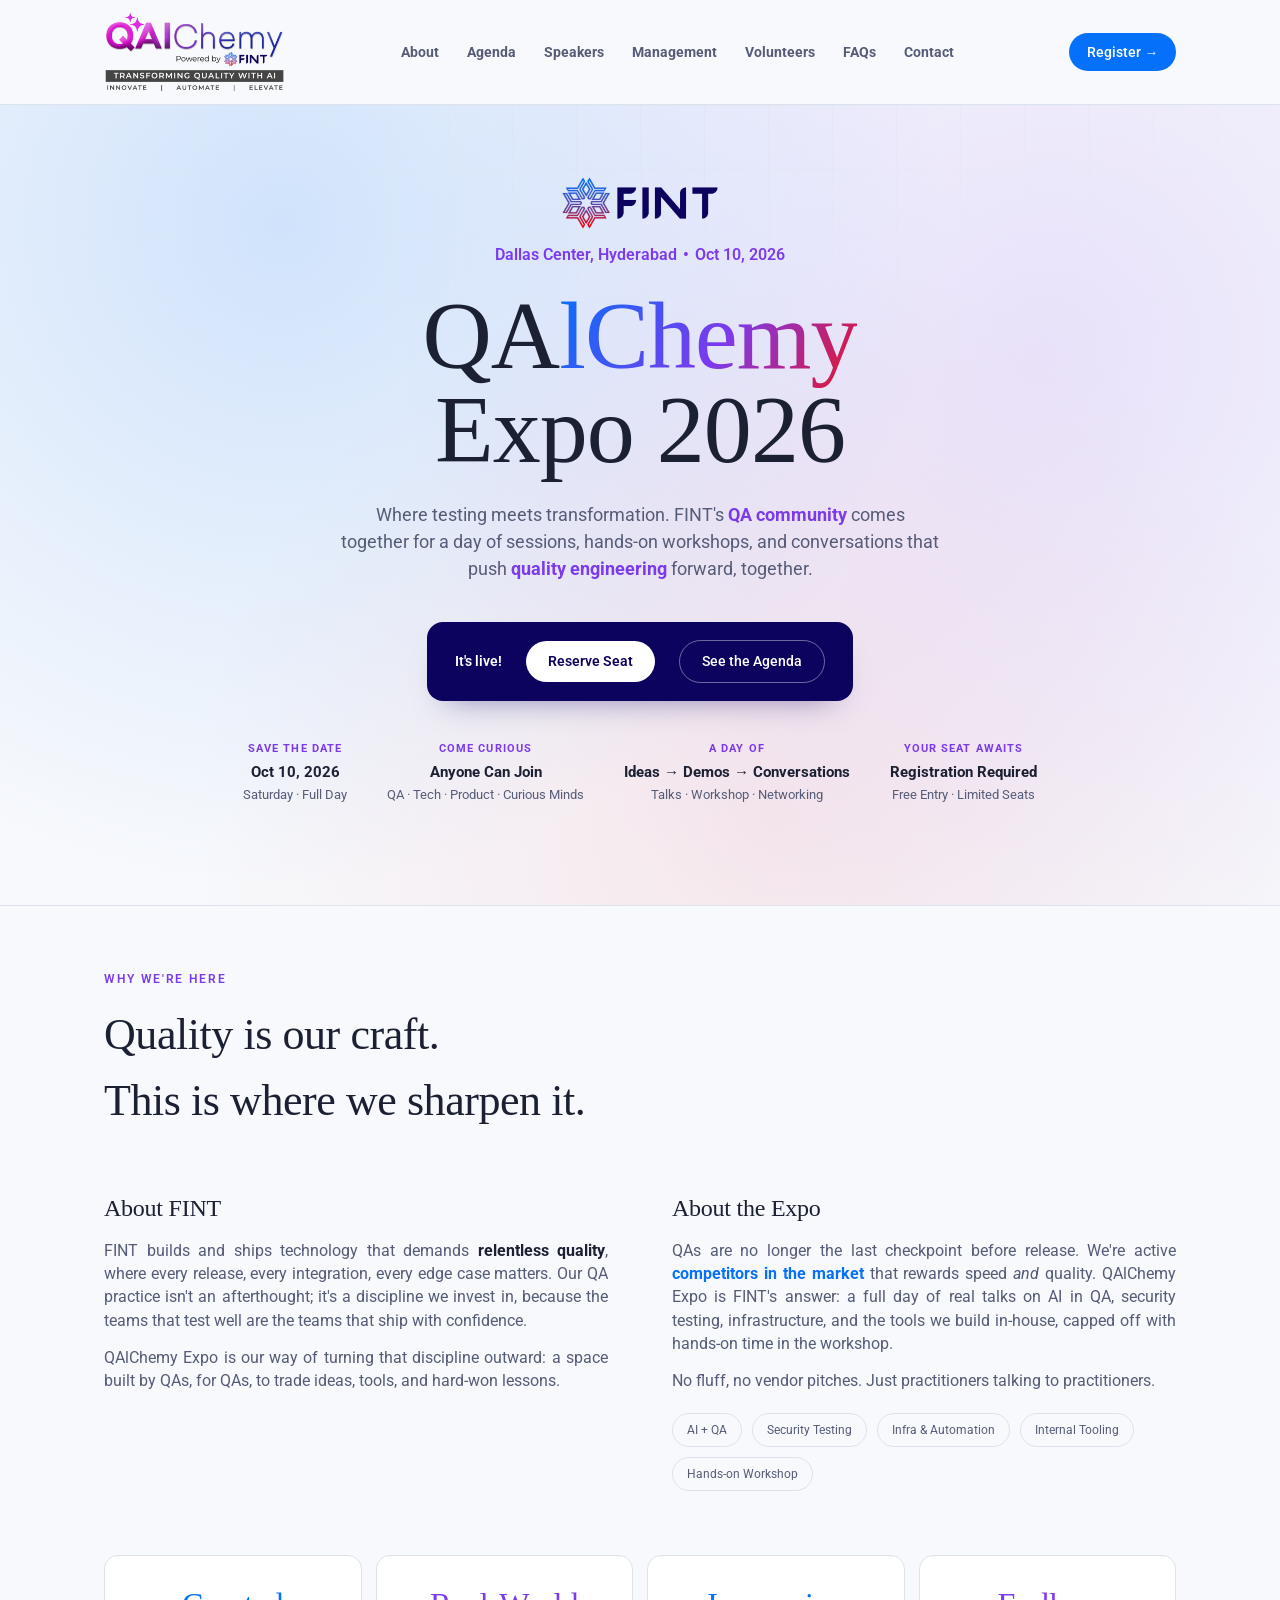
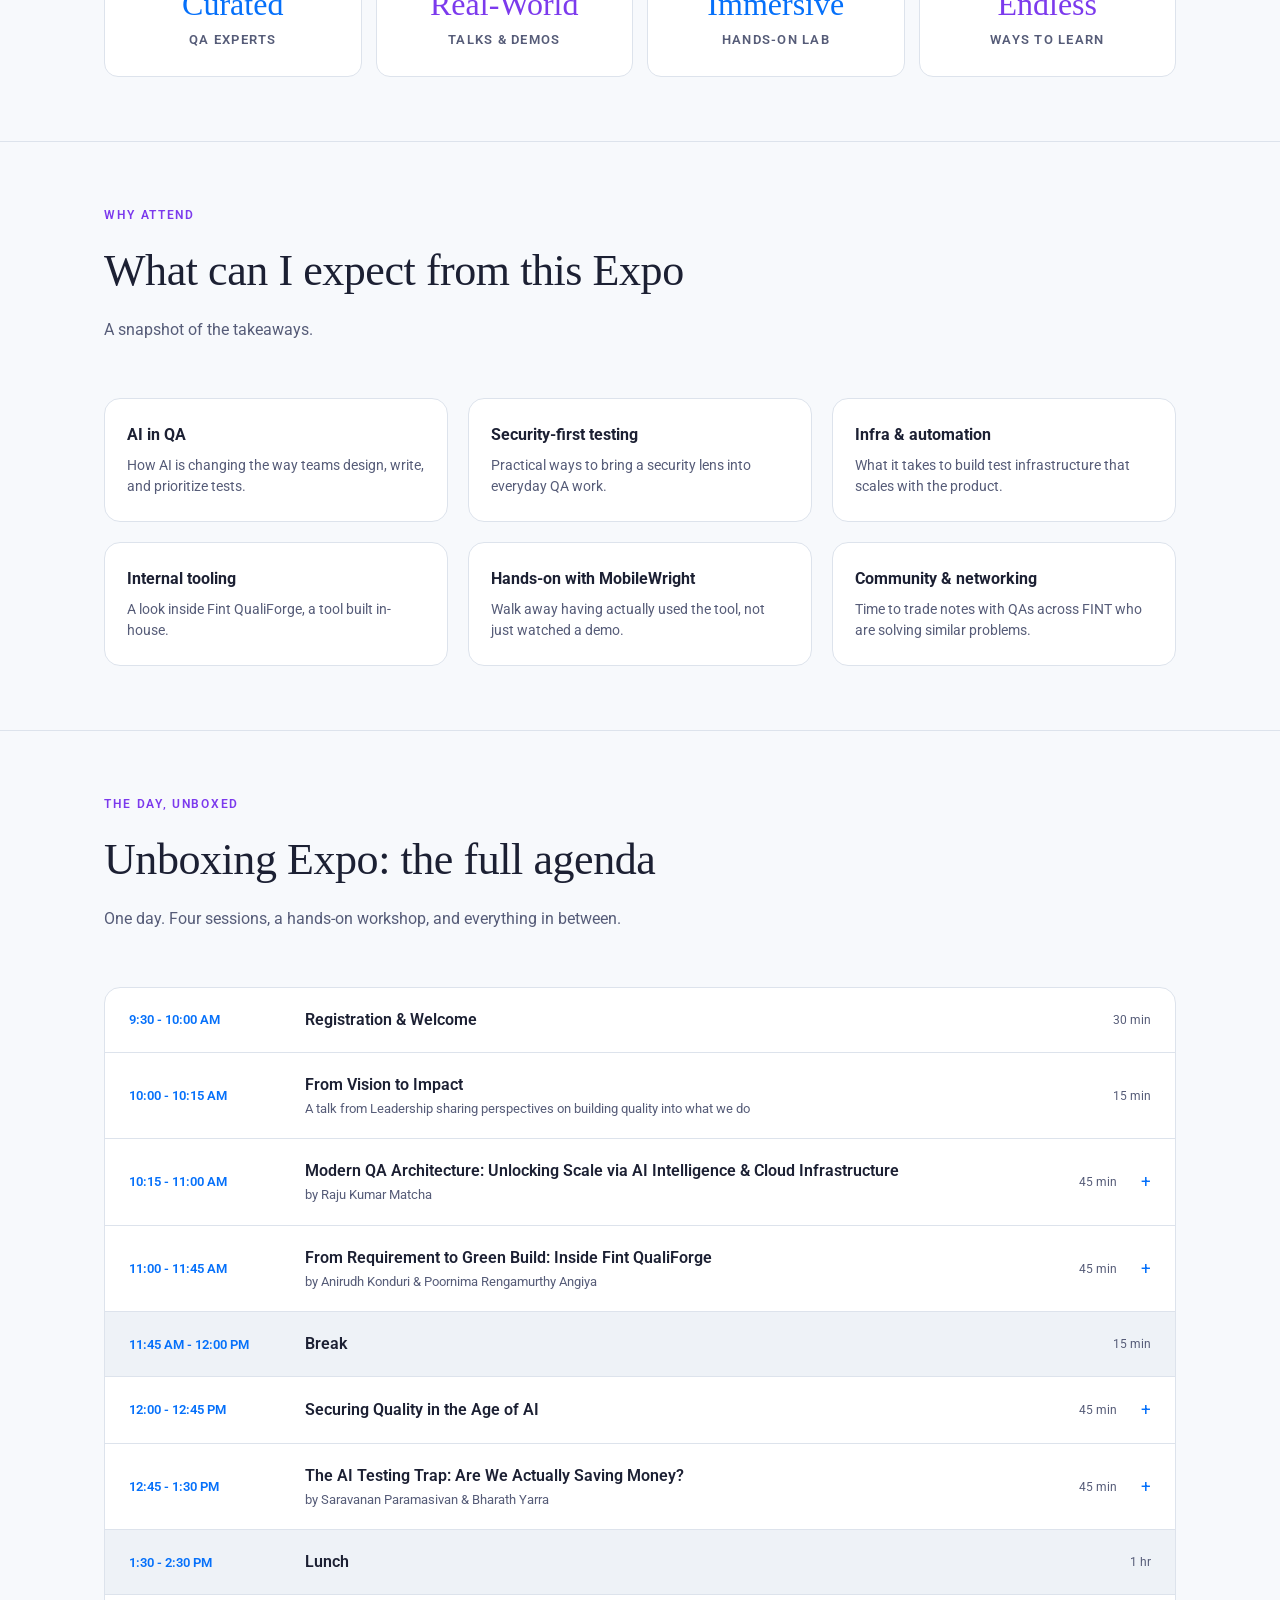
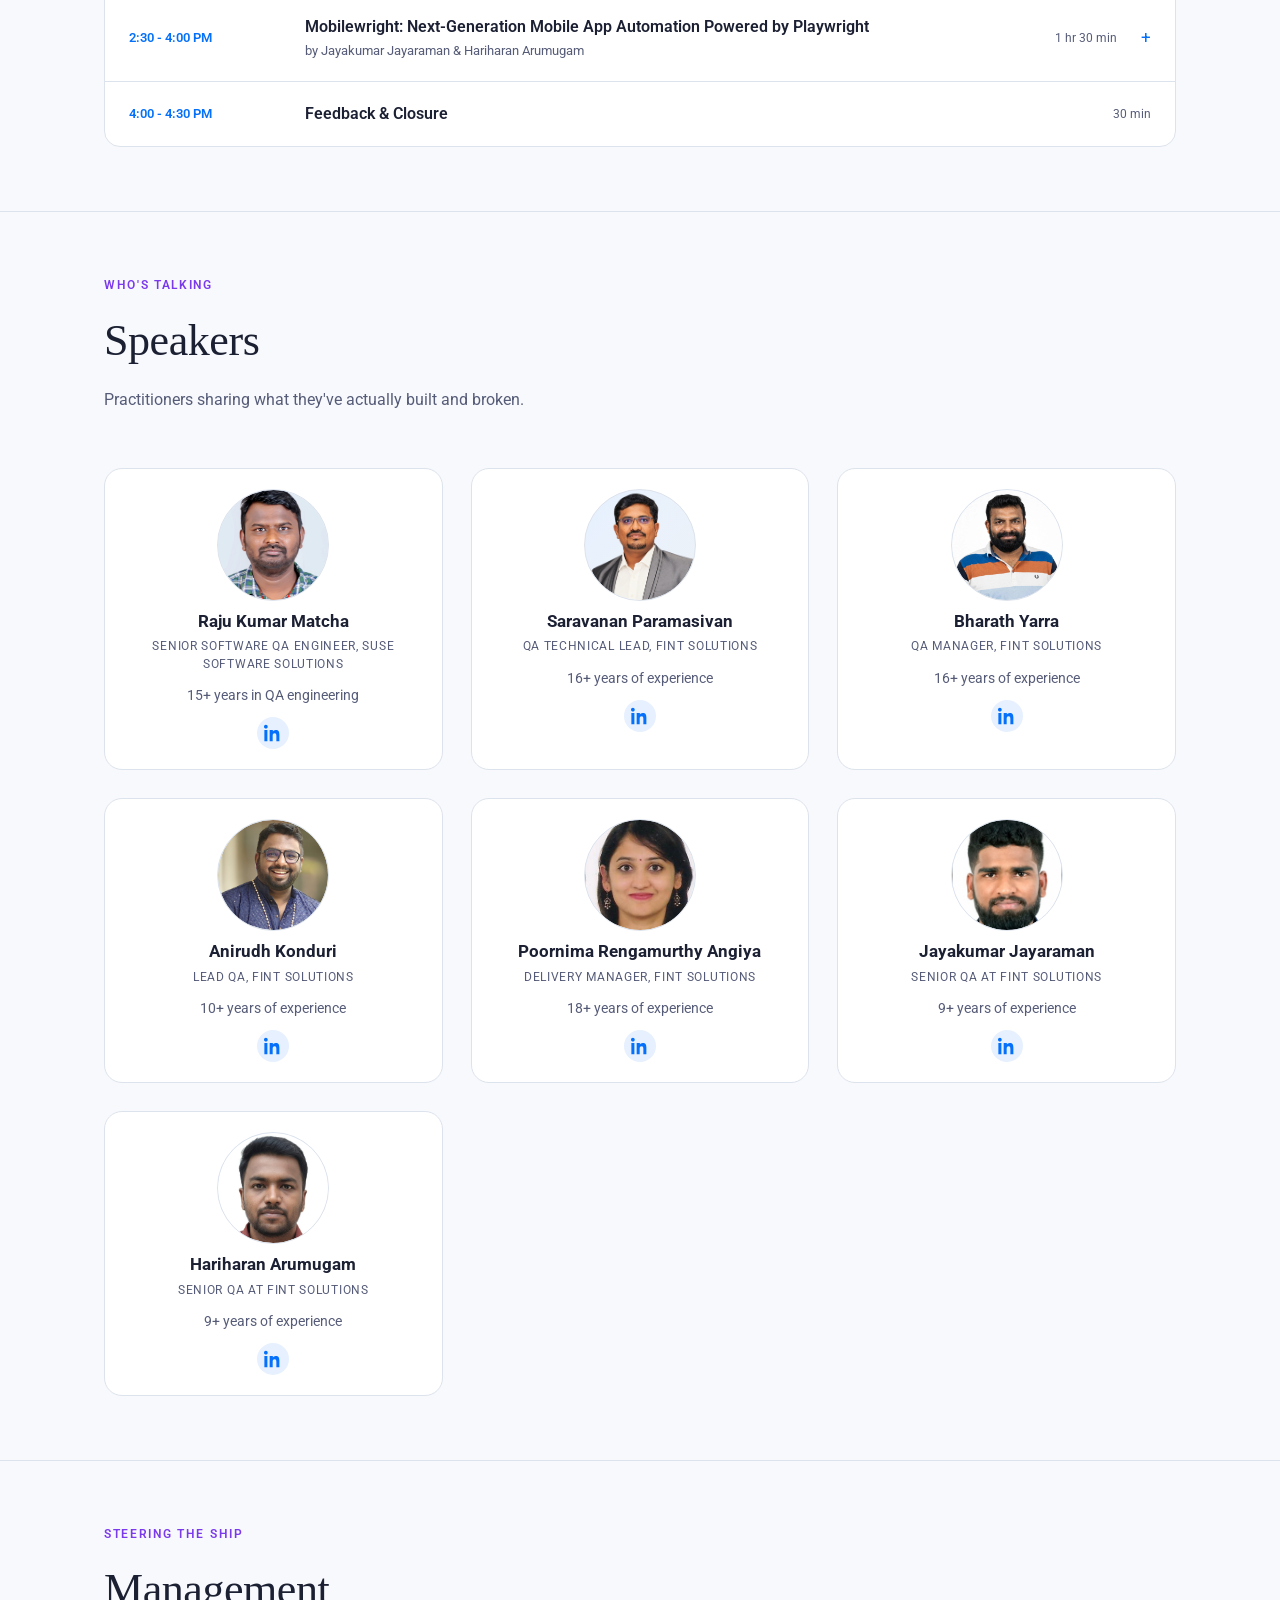
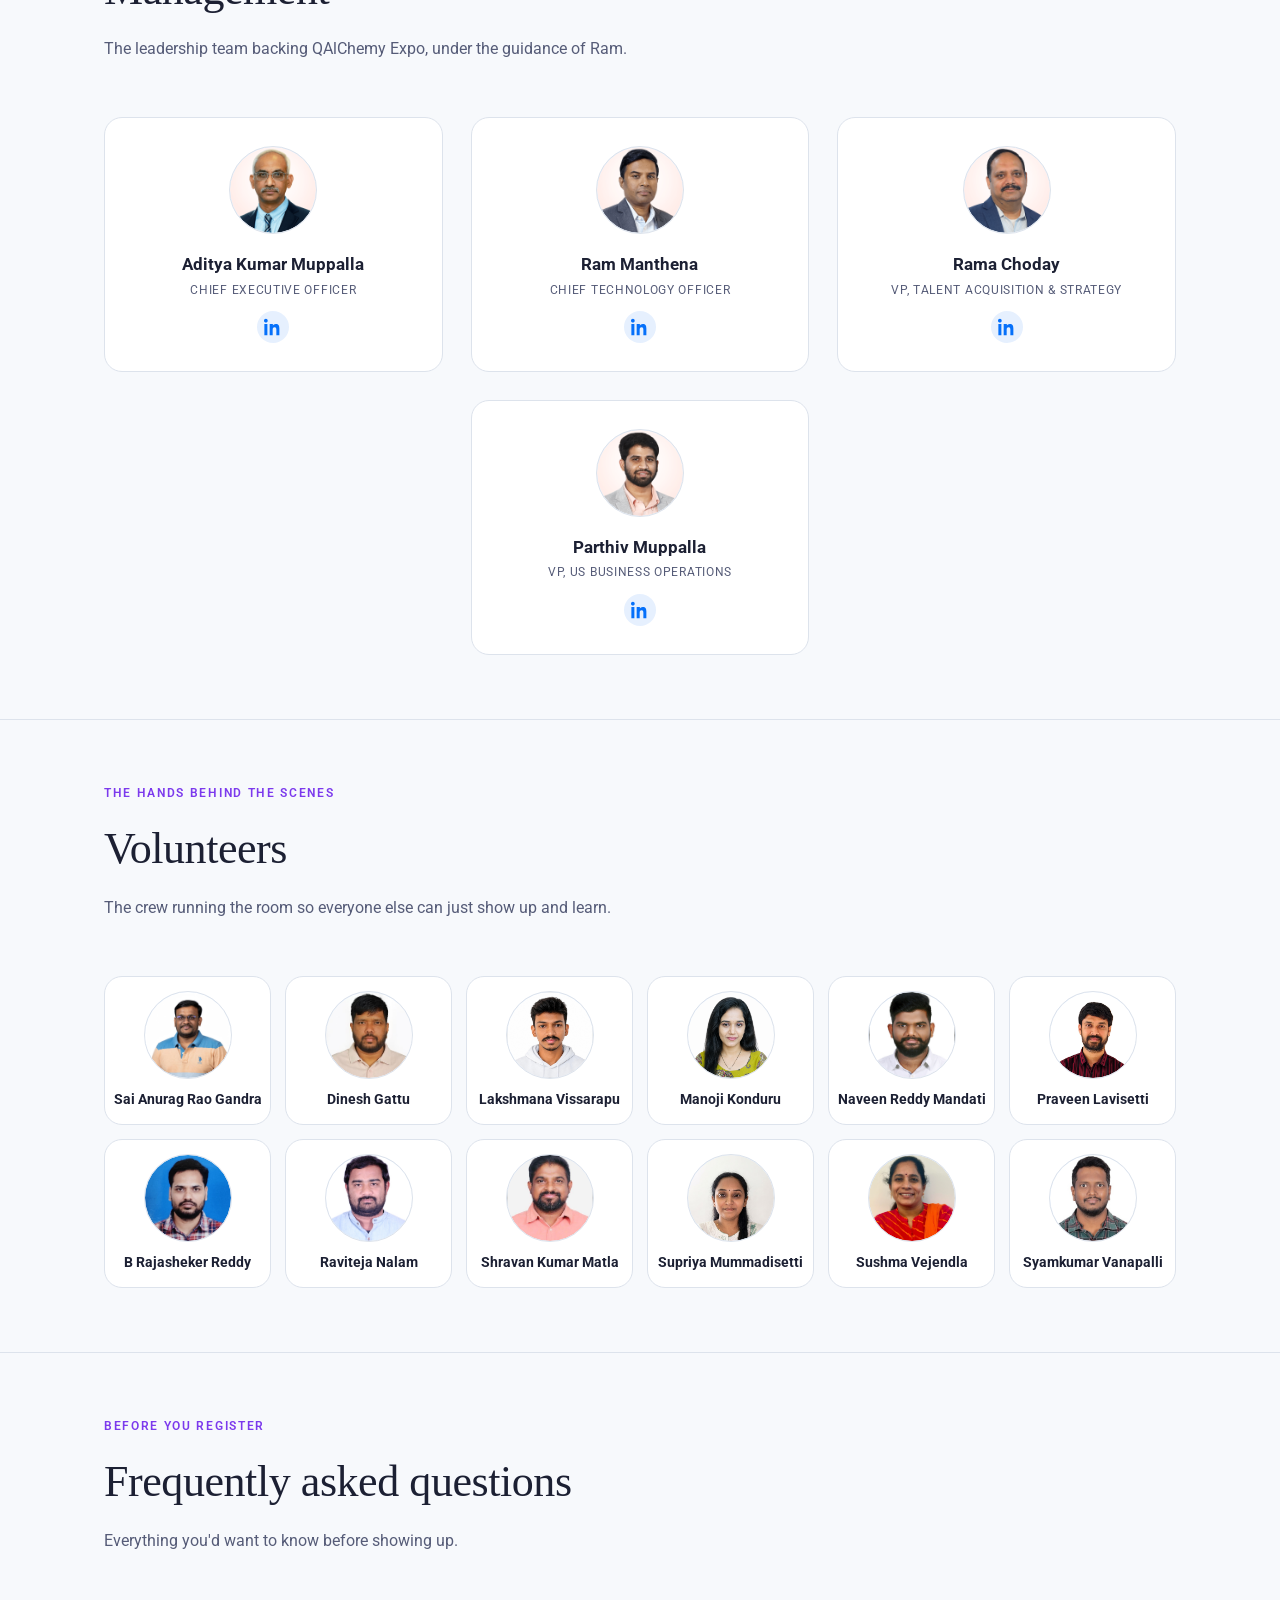
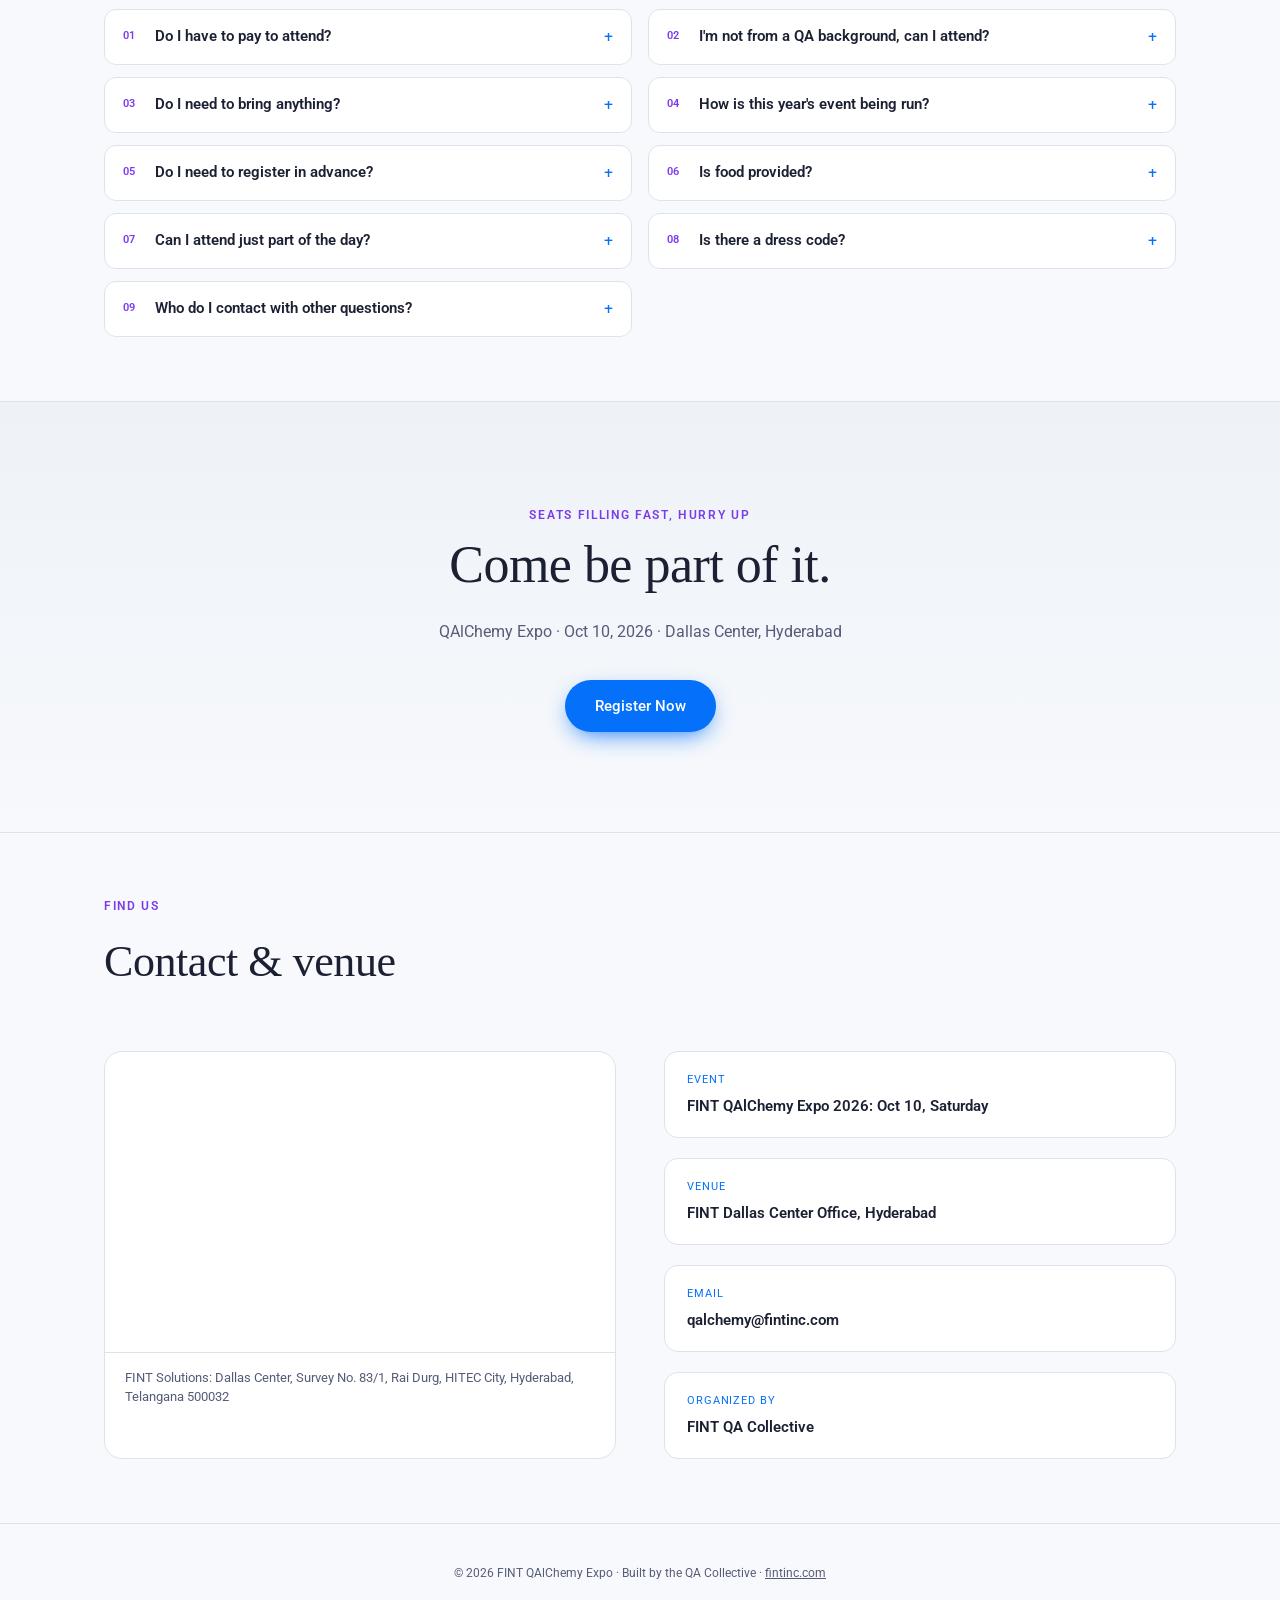
<file: index.html>
<!DOCTYPE html>
<html lang="en">
<head>
<meta charset="UTF-8">
<meta name="viewport" content="width=device-width, initial-scale=1.0">
<title>QAlChemy Expo</title>
<link rel="icon" type="image/png" href="photos/brand/favicon.png">
<link rel="apple-touch-icon" href="photos/brand/favicon.png">
<link rel="preconnect" href="https://fonts.googleapis.com">
<link rel="preconnect" href="https://fonts.gstatic.com" crossorigin>
<link href="https://fonts.googleapis.com/css2?family=Roboto:wght@400;500;700;900&display=swap" rel="stylesheet">
<link rel="stylesheet" href="css/style.css">
</head>
<body>

<nav>
  <div class="wrap">
    <a class="brand" href="#">
      <img src="photos/brand/QAIchemy.png" alt="QAlChemy, powered by FINT" class="brand-logo">
    </a>
    <div class="navlinks">
      <a href="#about">About</a>
      <a href="#agenda">Agenda</a>
      <a href="#speakers">Speakers</a>
      <a href="#management">Management</a>
      <a href="#volunteers">Volunteers</a>
      <a href="#faq">FAQs</a>
      <a href="#contact">Contact</a>
    </div>
    <a class="navcta" href="https://forms.cloud.microsoft/r/tsdH9BT1mR" target="_blank" rel="noopener"><span class="full">Register &#8594;</span><span class="short">Join &#8594;</span></a>
  </div>
</nav>

<section class="hero" style="border-top:none;">
  <div class="wrap">
    <div class="hero-badge">
      <img src="photos/brand/fint-logo.png" alt="FINT" class="hero-badge-logo">
    </div>
    <span class="eyebrow" style="color:var(--purple);">Dallas Center, Hyderabad <span class="sep">&#8226;</span> Oct 10, 2026</span>
    <h1>QA<em>lChemy</em><br>Expo 2026</h1>
    <p class="sub">Where testing meets transformation. FINT's <strong style="color:var(--purple);font-weight:700;">QA community</strong> comes together for a day of sessions, hands-on workshops, and conversations that push <strong style="color:var(--purple);font-weight:700;">quality engineering</strong> forward, together.</p>

    <div class="countdown-banner">
      <span class="countdown-label">Starts in</span>
      <div class="countdown-units" id="countdown-units">
        <div class="unit"><span class="num" id="cd-days">00</span><span class="lbl">Days</span></div>
        <div class="unit"><span class="num" id="cd-hours">00</span><span class="lbl">Hours</span></div>
        <div class="unit"><span class="num" id="cd-mins">00</span><span class="lbl">Minutes</span></div>
        <div class="unit"><span class="num" id="cd-secs">00</span><span class="lbl">Seconds</span></div>
      </div>
      <a class="btn countdown-cta" href="https://forms.cloud.microsoft/r/tsdH9BT1mR" target="_blank" rel="noopener">Reserve Seat</a>
      <a class="btn countdown-cta-ghost" href="#agenda">See the Agenda</a>
    </div>
    <div class="hero-meta">
      <div><span class="meta-eyebrow">Save the Date</span><strong>Oct 10, 2026</strong><span class="meta-sub">Saturday &middot; Full Day</span></div>
      <div><span class="meta-eyebrow">Come Curious</span><strong>Anyone Can Join</strong><span class="meta-sub">QA &middot; Tech &middot; Product &middot; Curious Minds</span></div>
      <div><span class="meta-eyebrow">A Day Of</span><strong>Ideas &rarr; Demos &rarr; Conversations</strong><span class="meta-sub">Talks &middot; Workshop &middot; Networking</span></div>
      <div><span class="meta-eyebrow">Your Seat Awaits</span><strong>Registration Required</strong><span class="meta-sub">Free Entry &middot; Limited Seats</span></div>
    </div>
  </div>
</section>

<section id="about">
  <div class="wrap">
    <div class="section-head">
      <span class="eyebrow" style="color:var(--purple);">Why we're here</span>
      <h2>Quality is our craft.<br>This is where we sharpen it.</h2>
    </div>
    <div class="about-grid">
      <div>
        <h3>About FINT</h3>
        <p>FINT builds and ships technology that demands <strong style="color:var(--graphite);font-weight:700;">relentless quality</strong>, where every release, every integration, every edge case matters. Our QA practice isn't an afterthought; it's a discipline we invest in, because the teams that test well are the teams that ship with confidence.</p>
        <p>QAlChemy Expo is our way of turning that discipline outward: a space built by QAs, for QAs, to trade ideas, tools, and hard-won lessons.</p>
      </div>
      <div>
        <h3>About the Expo</h3>
        <p>QAs are no longer the last checkpoint before release. We're active <strong style="color:var(--teal);font-weight:700;">competitors in the market</strong> that rewards speed <em>and</em> quality. QAlChemy Expo is FINT's answer: a full day of real talks on AI in QA, security testing, infrastructure, and the tools we build in-house, capped off with hands-on time in the workshop.</p>
        <p>No fluff, no vendor pitches. Just practitioners talking to practitioners.</p>
        <div class="pill-row">
          <span class="pill" data-tooltip="How AI is reshaping the way we test">AI + QA</span>
          <span class="pill" data-tooltip="Testing through a security-first lens">Security Testing</span>
          <span class="pill" data-tooltip="The infrastructure and automation behind reliable testing">Infra &amp; Automation</span>
          <span class="pill" data-tooltip="Tools FINT has built in-house for QA">Internal Tooling</span>
          <span class="pill" data-tooltip="A guided, hands-on session with MobileWright">Hands-on Workshop</span>
        </div>
      </div>
    </div>

    <div class="stat-strip">
      <div class="stat"><span class="num" style="color:var(--teal);">Curated</span><span class="label">QA Experts</span></div>
      <div class="stat"><span class="num" style="color:var(--purple);">Real-World</span><span class="label">Talks &amp; Demos</span></div>
      <div class="stat"><span class="num" style="color:var(--teal);">Immersive</span><span class="label">Hands-On Lab</span></div>
      <div class="stat"><span class="num" style="color:var(--purple);">Endless</span><span class="label">Ways to Learn</span></div>
    </div>
  </div>
</section>

<section id="learnings">
  <div class="wrap">
    <div class="section-head">
      <span class="eyebrow" style="color:var(--purple);">Why attend</span>
      <h2>What can I expect from this Expo</h2>
      <p>A snapshot of the takeaways.</p>
    </div>
    <div class="learning-grid">
      <div class="learning-card">
        <h4>AI in QA</h4>
        <p>How AI is changing the way teams design, write, and prioritize tests.</p>
      </div>
      <div class="learning-card">
        <h4>Security-first testing</h4>
        <p>Practical ways to bring a security lens into everyday QA work.</p>
      </div>
      <div class="learning-card">
        <h4>Infra &amp; automation</h4>
        <p>What it takes to build test infrastructure that scales with the product.</p>
      </div>
      <div class="learning-card">
        <h4>Internal tooling</h4>
        <p>A look inside Fint QualiForge, a tool built in-house.</p>
      </div>
      <div class="learning-card">
        <h4>Hands-on with MobileWright</h4>
        <p>Walk away having actually used the tool, not just watched a demo.</p>
      </div>
      <div class="learning-card">
        <h4>Community &amp; networking</h4>
        <p>Time to trade notes with QAs across FINT who are solving similar problems.</p>
      </div>
    </div>
  </div>
</section>

<section id="agenda">
  <div class="wrap">
    <div class="section-head">
      <span class="eyebrow" style="color:var(--purple);">The day, unboxed</span>
      <h2>Unboxing Expo: the full agenda</h2>
      <p>One day. Four sessions, a hands-on workshop, and everything in between.</p>
    </div>
    <div class="agenda-table">
      <div class="agenda-row"><div class="time">9:30 - 10:00 AM</div><div class="session">Registration &amp; Welcome</div><div class="dur">30 min</div></div>

      <div class="agenda-row"><div class="time">10:00 - 10:15 AM</div><div class="session">From Vision to Impact<small>A talk from Leadership sharing perspectives on building quality into what we do</small></div><div class="dur">15 min</div></div>

      <details class="agenda-row expandable">
        <summary><div class="time">10:15 - 11:00 AM</div><div class="session">Modern QA Architecture: Unlocking Scale via AI Intelligence &amp; Cloud Infrastructure<small>by Raju Kumar Matcha</small></div><div class="dur">45 min</div></summary>
        <div class="agenda-detail">
          <p>As applications evolve into complex, AI-driven SaaS platforms with real-time interactive workloads, traditional QA architectures crumble under test flakiness and high maintenance overhead.</p>
          <p>This session unpacks the blueprint of a modern, enterprise-grade Quality Engineering stack, drawing from real-world architecture behind browser-based interactive platforms like <strong>LearnCen</strong>, fusing AI-assisted visual automation and LLM evaluation pipelines with elastic, containerized cloud infrastructure.</p>
          <p>Attendees leave with strategies for self-healing test automation, smart test-impact analysis, and ephemeral execution grids that cut feedback loops from hours to minutes without ballooning cloud costs.</p>
        </div>
      </details>

      <details class="agenda-row expandable">
        <summary><div class="time">11:00 - 11:45 AM</div><div class="session">From Requirement to Green Build: Inside Fint QualiForge<small>by Anirudh Konduri &amp; Poornima Rengamurthy Angiya</small></div><div class="dur">45 min</div></summary>
        <div class="agenda-detail">
          <p>Most "AI for QA" stories stop at generating test cases. That solves about a fifth of the problem. The cases still need reviewing, still need to reach your test management tool, and still need to become automation someone can actually run.</p>
          <p>Fint QualiForge closes the loop. A requirement, a document, or a plain idea goes in. AI drafts the coverage, checked against a semantic catalog that refuses to write the same case twice, and a human reviews and approves it. From that single catalog, cases publish to TestLink, Jira, ADO, or Zephyr, and the automation generates as Playwright, Gherkin, or k6 code that follows our repo conventions, committed to a branch and raised as a pull request in GitHub. Reviewed, merged, and green in CI. At release, a regression suite assembles itself around what actually changed.</p>
          <p>We'll cover the architecture, the mistakes, and the one lesson that mattered: the catalog, not the model, is the center of gravity.</p>
          <span class="speaker-byline">You'll walk away having:</span>
          <ul class="agenda-takeaways">
            <li>No more writing automation by hand for cases the AI already designed</li>
            <li>No more copy-paste between the AI, the test management tool, and the repo</li>
            <li>No more full regression runs to validate a two-file change</li>
          </ul>
        </div>
      </details>

      <div class="agenda-row break"><div class="time">11:45 AM - 12:00 PM</div><div class="session">Break</div><div class="dur">15 min</div></div>

      <details class="agenda-row expandable">
        <summary><div class="time">12:00 - 12:45 PM</div><div class="session">Securing Quality in the Age of AI</div><div class="dur">45 min</div></summary>
        <div class="agenda-detail">
          <p>Working title, full session details are coming soon.</p>
        </div>
      </details>

      <details class="agenda-row expandable">
        <summary><div class="time">12:45 - 1:30 PM</div><div class="session">The AI Testing Trap: Are We Actually Saving Money?<small>by Saravanan Paramasivan &amp; Bharath Yarra</small></div><div class="dur">45 min</div></summary>
        <div class="agenda-detail">
          <p>AI is rapidly transforming software testing. From AI-powered test generation and self-healing automation to coding assistants and intelligent test analysis, the promise is compelling: faster automation, reduced effort, and lower testing costs. But are organizations actually saving money?</p>
          <p>AI can reduce the effort required to create a test, yet introduce new costs through AI subscriptions, API usage, infrastructure, model selection, prompt engineering, validation of AI-generated tests, maintenance, governance, security, and human review. In some cases, the cost of building and maintaining an AI-powered testing solution can outweigh the productivity gains it delivers.</p>
          <p>This session takes a practical look at the AI Testing Trap, where teams adopt AI because it promises efficiency without measuring the complete cost of ownership. The goal is not to discourage AI adoption. It is to help QA teams ask a more important question before adopting AI: "Are we actually saving money, or are we simply moving the cost somewhere else?"</p>
          <p>Attendees will leave with a practical way to evaluate AI testing investments and make more informed decisions about where AI belongs in their QA strategy.</p>
        </div>
      </details>

      <div class="agenda-row break"><div class="time">1:30 - 2:30 PM</div><div class="session">Lunch</div><div class="dur">1 hr</div></div>

      <details class="agenda-row expandable">
        <summary><div class="time">2:30 - 4:00 PM</div><div class="session">Mobilewright: Next-Generation Mobile App Automation Powered by Playwright<small>by Jayakumar Jayaraman &amp; Hariharan Arumugam</small></div><div class="dur">1 hr 30 min</div></summary>
        <div class="agenda-detail">
          <p>If you've written a Playwright test, you already know most of MobileWright. Same locators, same auto-waiting, same assertions, same reporting. The difference is what's on the other end: an iOS or Android app, running on a simulator, an emulator, or a real device, driven through one TypeScript API and installed with npm.</p>
          <p>This is a working session, not a demo. You'll install it, write your first mobile test, run it on a device, and watch it fail on purpose so you can see how the tool handles it. We'll also touch the part that makes it interesting in 2026: MobileWright exposes the accessibility tree to AI agents, so the same setup running your tests can let an LLM drive the app.</p>
          <p>Bring a laptop with the prerequisites installed. No mobile automation experience needed, just curiosity and a working Node setup.</p>
          <span class="speaker-byline">You'll walk away having:</span>
          <ul class="agenda-takeaways">
            <li>No more separate iOS and Android suites to maintain</li>
            <li>No more Appium setup before you can write line one</li>
            <li>No more waiting on manual sleeps and retries to get a green run</li>
          </ul>
        </div>
      </details>

      <div class="agenda-row"><div class="time">4:00 - 4:30 PM</div><div class="session">Feedback &amp; Closure</div><div class="dur">30 min</div></div>
    </div>
  </div>
</section>

<section id="speakers">
  <div class="wrap">
    <div class="section-head">
      <span class="eyebrow" style="color:var(--purple);">Who's talking</span>
      <h2>Speakers</h2>
      <p>Practitioners sharing what they've actually built and broken.</p>
    </div>
    <div class="people-grid" id="speakers-grid"></div>
  </div>
</section>

<section id="management">
  <div class="wrap">
    <div class="section-head">
      <span class="eyebrow" style="color:var(--purple);">Steering the ship</span>
      <h2>Management</h2>
      <p>The leadership team backing QAlChemy Expo, under the guidance of Ram.</p>
    </div>
    <div class="people-grid">
      <div class="person-card">
        <div class="avatar"><img src="photos/management/aditya-kumar-muppalla.png" alt="" loading="lazy"></div>
        <h4>Aditya Kumar Muppalla</h4>
        <div class="role">Chief Executive Officer</div>
        <a class="linkedin-link" href="https://www.linkedin.com/in/aditya-kumar-muppalla-168090192/" target="_blank" rel="noopener" aria-label="LinkedIn"><svg class="linkedin-icon" viewBox="0 0 24 24" width="16" height="16" fill="currentColor" aria-hidden="true"><path d="M4.98 3.5C4.98 4.88 3.88 6 2.5 6S0 4.88 0 3.5 1.1 1 2.5 1s2.48 1.12 2.48 2.5zM.5 8h4V23h-4V8zm7.5 0h3.83v2.05h.05c.53-1 1.84-2.05 3.79-2.05 4.06 0 4.81 2.67 4.81 6.14V23h-4v-6.87c0-1.64-.03-3.75-2.28-3.75-2.29 0-2.64 1.79-2.64 3.63V23h-4V8z"/></svg></a>
      </div>
      <div class="person-card">
        <div class="avatar"><img src="photos/management/ram-manthena.png" alt="" loading="lazy"></div>
        <h4>Ram Manthena</h4>
        <div class="role">Chief Technology Officer</div>
        <a class="linkedin-link" href="https://www.linkedin.com/in/ram-manthena-b927657/" target="_blank" rel="noopener" aria-label="LinkedIn"><svg class="linkedin-icon" viewBox="0 0 24 24" width="16" height="16" fill="currentColor" aria-hidden="true"><path d="M4.98 3.5C4.98 4.88 3.88 6 2.5 6S0 4.88 0 3.5 1.1 1 2.5 1s2.48 1.12 2.48 2.5zM.5 8h4V23h-4V8zm7.5 0h3.83v2.05h.05c.53-1 1.84-2.05 3.79-2.05 4.06 0 4.81 2.67 4.81 6.14V23h-4v-6.87c0-1.64-.03-3.75-2.28-3.75-2.29 0-2.64 1.79-2.64 3.63V23h-4V8z"/></svg></a>
      </div>
      <div class="person-card">
        <div class="avatar"><img src="photos/management/rama-choday.png" alt="" loading="lazy"></div>
        <h4>Rama Choday</h4>
        <div class="role">VP, Talent Acquisition &amp; Strategy</div>
        <a class="linkedin-link" href="https://www.linkedin.com/in/rama-c-4b0aa91a/" target="_blank" rel="noopener" aria-label="LinkedIn"><svg class="linkedin-icon" viewBox="0 0 24 24" width="16" height="16" fill="currentColor" aria-hidden="true"><path d="M4.98 3.5C4.98 4.88 3.88 6 2.5 6S0 4.88 0 3.5 1.1 1 2.5 1s2.48 1.12 2.48 2.5zM.5 8h4V23h-4V8zm7.5 0h3.83v2.05h.05c.53-1 1.84-2.05 3.79-2.05 4.06 0 4.81 2.67 4.81 6.14V23h-4v-6.87c0-1.64-.03-3.75-2.28-3.75-2.29 0-2.64 1.79-2.64 3.63V23h-4V8z"/></svg></a>
      </div>
      <div class="person-card">
        <div class="avatar"><img src="photos/management/parthiv-muppalla.png" alt="" loading="lazy"></div>
        <h4>Parthiv Muppalla</h4>
        <div class="role">VP, US Business Operations</div>
        <a class="linkedin-link" href="https://www.linkedin.com/in/parthiv-muppalla-532114229/" target="_blank" rel="noopener" aria-label="LinkedIn"><svg class="linkedin-icon" viewBox="0 0 24 24" width="16" height="16" fill="currentColor" aria-hidden="true"><path d="M4.98 3.5C4.98 4.88 3.88 6 2.5 6S0 4.88 0 3.5 1.1 1 2.5 1s2.48 1.12 2.48 2.5zM.5 8h4V23h-4V8zm7.5 0h3.83v2.05h.05c.53-1 1.84-2.05 3.79-2.05 4.06 0 4.81 2.67 4.81 6.14V23h-4v-6.87c0-1.64-.03-3.75-2.28-3.75-2.29 0-2.64 1.79-2.64 3.63V23h-4V8z"/></svg></a>
      </div>
    </div>
  </div>
</section>

<section id="volunteers">
  <div class="wrap">
    <div class="section-head">
      <span class="eyebrow" style="color:var(--purple);">The hands behind the scenes</span>
      <h2>Volunteers</h2>
      <p>The crew running the room so everyone else can just show up and learn.</p>
    </div>
    <div class="volunteers-grid" id="volunteers-grid"></div>
  </div>
</section>

<section id="faq">
  <div class="wrap">
    <div class="section-head">
      <span class="eyebrow" style="color:var(--purple);">Before you register</span>
      <h2>Frequently asked questions</h2>
      <p>Everything you'd want to know before showing up.</p>
    </div>
    <div class="faq-list">
      <details class="faq-item">
        <summary>Do I have to pay to attend?</summary>
        <p>No. QAlChemy Expo is a free FINT QA community event, lunch and snacks included.</p>
      </details>
      <details class="faq-item">
        <summary>I'm not from a QA background, can I attend?</summary>
        <p>Yes, please do. The sessions cover AI, security, and infra topics that are useful well beyond QA, and the workshop is open to anyone curious enough to try it.</p>
      </details>
      <details class="faq-item">
        <summary>Do I need to bring anything?</summary>
        <p>Just yourself for the talks. If you're joining the hands-on MobileWright workshop, bring a laptop with the pre-requisites the organizers share closer to the date.</p>
      </details>
      <details class="faq-item">
        <summary>How is this year's event being run?</summary>
        <p>In person, at the FINT Dallas Center Office in Hyderabad. This is an on-site connect, so plan to be there for the day.</p>
      </details>
      <details class="faq-item">
        <summary>Do I need to register in advance?</summary>
        <p>Yes. Seats are limited, so grab yours with the "Reserve Your Seat" button above before they fill up.</p>
      </details>
      <details class="faq-item">
        <summary>Is food provided?</summary>
        <p>Yes, lunch and snacks are provided for everyone registered. No need to bring or arrange your own.</p>
      </details>
      <details class="faq-item">
        <summary>Can I attend just part of the day?</summary>
        <p>You're welcome to, but the sessions build on each other and the workshop needs its full slot, so we'd recommend blocking out the whole day if you can.</p>
      </details>
      <details class="faq-item">
        <summary>Is there a dress code?</summary>
        <p>Nope, come in your normal office casuals. It's a working day at the office, not a formal event.</p>
      </details>
      <details class="faq-item">
        <summary>Who do I contact with other questions?</summary>
        <p>Reach out to the organizing team at <a href="mailto:qalchemy@fintinc.com" style="text-decoration:underline;">qalchemy@fintinc.com</a> and we'll get back to you.</p>
      </details>
    </div>
  </div>
</section>

<section class="cta-band" id="register-band" style="border-top:1px solid var(--border);">
  <div class="wrap">
    <span class="eyebrow" style="color:var(--purple);">Seats Filling fast, hurry up</span>
    <h2>Come be part of it.</h2>
    <p>QAlChemy Expo &middot; Oct 10, 2026 &middot; Dallas Center, Hyderabad</p>
    <a class="btn btn-primary" href="https://forms.cloud.microsoft/r/tsdH9BT1mR" target="_blank" rel="noopener">Register Now</a>
  </div>
</section>

<section id="contact">
  <div class="wrap">
    <div class="section-head">
      <span class="eyebrow" style="color:var(--purple);">Find us</span>
      <h2>Contact &amp; venue</h2>
    </div>
    <div class="contact-grid">
      <div class="map-card">
        <iframe src="https://www.google.com/maps/embed?pb=!1m18!1m12!1m3!1d3806.5615420219747!2d78.37590457577986!3d17.432817101493608!2m3!1f0!2f0!3f0!3m2!1i1024!2i768!4f13.1!3m3!1m2!1s0x3bcb93eac0bb20fd%3A0xc99a0c80157518ed!2sFint%20Solutions!5e0!3m2!1sen!2sin!4v1788187816052!5m2!1sen!2sin" loading="lazy" referrerpolicy="strict-origin-when-cross-origin" allowfullscreen></iframe>
        <div class="map-label">FINT Solutions: Dallas Center, Survey No. 83/1, Rai Durg, HITEC City, Hyderabad, Telangana 500032</div>
      </div>
      <div class="contact-list">
        <div class="contact-item">
          <div class="k">Event</div>
          <div class="v">FINT QAlChemy Expo 2026: Oct 10, Saturday</div>
        </div>
        <div class="contact-item">
          <div class="k">Venue</div>
          <div class="v">FINT Dallas Center Office, Hyderabad</div>
        </div>
        <div class="contact-item">
          <div class="k">Email</div>
          <div class="v">qalchemy@fintinc.com</div>
        </div>
        <div class="contact-item">
          <div class="k">Organized by</div>
          <div class="v">FINT QA Collective</div>
        </div>
      </div>
    </div>
  </div>
</section>

<footer>
  <div class="wrap">&copy; 2026 FINT QAlChemy Expo &middot; Built by the QA Collective &middot; <a href="https://www.fintinc.com" target="_blank" rel="noopener" style="text-decoration:underline;">fintinc.com</a></div>
</footer>

<script src="js/main.js"></script>

</body>
</html>
</file>
<file: css/style.css>
:root{
  --teal:#0570fa;
  --teal-soft:#0570fa1a;
  --navy:#0c035e;
  --ink-navy:#0c035e;
  --purple:#7c3aed;
  --red:#e5142a;
  --paper:#f7f9fc;
  --paper-2:#eef2f7;
  --graphite:#1c2033;
  --graphite-soft:#565c78;
  --border:#dde3ec;
  --card:#ffffff;
  --gradient-brand: linear-gradient(120deg, #0570fa 0%, #7c3aed 55%, #e5142a 100%);
  --gradient-brand-dark: linear-gradient(120deg, #0c035e 0%, #4a2189 45%, #8f1f3a 100%);
  --accent-glow: radial-gradient(circle at 22% 15%, rgba(5,112,250,.16), transparent 55%), radial-gradient(circle at 82% 30%, rgba(124,58,237,.12), transparent 55%), radial-gradient(circle at 60% 90%, rgba(229,20,42,.08), transparent 55%);
}
:root[data-theme="dark"]{
  --teal:#4da3ff;
  --teal-soft:#4da3ff1a;
  --navy:#c9d3ff;
  --purple:#a78bfa;
  --red:#f87171;
  --paper:#0b0f19;
  --graphite:#eef1ff;
  --graphite-soft:#a6adc9;
  --border:#232a3a;
  --card:#131826;
  --paper-2:#161d2c;
}
*{box-sizing:border-box;margin:0;padding:0;}
body{
  background:var(--paper);
  color:var(--graphite);
  font-family:'Roboto',system-ui,-apple-system,sans-serif;
  line-height:1.5;
  overflow-x:hidden;
}
.mono{font-family:'Roboto',sans-serif;}
h1,h2,h3{font-family:Georgia,'Times New Roman',serif;font-weight:400;letter-spacing:-0.01em;}
a{color:inherit;text-decoration:none;}
.wrap{max-width:1120px;margin:0 auto;padding:0 24px;}
.eyebrow{
  font-family:'Roboto',sans-serif;
  font-size:12px;
  letter-spacing:.14em;
  text-transform:uppercase;
  color:var(--teal);
  font-weight:600;
}

/* NAV */
nav{
  position:sticky;top:0;z-index:100;
  background:color-mix(in srgb, var(--paper) 88%, transparent);
  backdrop-filter:blur(10px);
  border-bottom:1px solid var(--border);
}
nav .wrap{display:flex;align-items:center;justify-content:space-between;height:104px;gap:16px;}
.brand{display:flex;align-items:center;gap:10px;font-family:'Roboto',sans-serif;font-weight:700;font-size:15px;letter-spacing:-0.01em;flex-shrink:0;white-space:nowrap;}
.brand-logo{height:80px;max-height:80px;width:auto;display:block;flex-shrink:0;}
.navlinks{display:flex;gap:28px;font-size:14px;font-weight:700;color:var(--graphite-soft);}
.navlinks a:hover{color:var(--teal);}
.navcta{
  background:var(--teal);color:#ffffff;
  padding:9px 18px;border-radius:100px;font-size:13.5px;font-weight:500;
  font-family:'Roboto',sans-serif;
}
.navcta:hover{background:var(--graphite);color:var(--paper);}
.navcta .full{display:inline;}
.navcta .short{display:none;}
@media(max-width:760px){.navlinks{display:none;}}
@media(max-width:480px){
  nav .wrap{gap:10px;padding:0 16px;}
  .brand{font-size:11px;gap:6px;}
  .brand-logo{height:56px;max-height:56px;}
  .navcta{padding:9px 14px;font-size:12px;}
}

/* HERO */
.hero{position:relative;padding:72px 0 100px;background:var(--accent-glow);overflow:hidden;}
.hero::before{
  content:"";position:absolute;inset:0;
  background-image:
    linear-gradient(var(--border) 1px, transparent 1px),
    linear-gradient(90deg, var(--border) 1px, transparent 1px);
  background-size:64px 64px;
  mask-image:radial-gradient(ellipse 80% 60% at 50% 0%, black, transparent 70%);
  opacity:.5;
}
.hero .wrap{position:relative;text-align:center;}
.hero-badge{
  display:inline-flex;align-items:center;gap:10px;
  margin-bottom:14px;
}
.hero-badge-logo{height:52px;width:auto;display:block;}
.hero-badge-logo-main{height:100px;}
@media(max-width:600px){.hero-badge-logo-main{height:72px;}}
.hero .eyebrow{
  display:block;text-align:center;margin-bottom:22px;
  font-size:16px;font-weight:600;letter-spacing:normal;text-transform:none;
}
.sep{color:var(--purple);font-weight:700;margin:0 2px;}
.hero h1{font-size:clamp(44px,8vw,96px);line-height:0.98;margin-bottom:24px;}
.hero h1 em{
  font-style:normal;
  background:var(--gradient-brand);
  -webkit-background-clip:text;background-clip:text;color:transparent;
}
.hero p.sub{
  max-width:600px;margin:0 auto 40px;
  font-size:18px;color:var(--graphite-soft);
}
.hero-actions{display:flex;gap:16px;justify-content:center;flex-wrap:wrap;margin-bottom:56px;}
.btn{
  padding:15px 30px;border-radius:100px;font-weight:500;font-size:15px;
  display:inline-flex;align-items:center;gap:8px;
  transition:transform .15s ease, box-shadow .15s ease, background-color .15s ease, border-color .15s ease, color .15s ease;
}
.btn-primary{background:var(--teal);color:#ffffff;box-shadow:0 8px 24px -8px var(--teal);}
.btn-primary:hover{transform:translateY(-2px);box-shadow:0 12px 28px -8px var(--teal);}
.btn-ghost{border:1px solid var(--border);background:var(--card);}
.btn-ghost:hover{transform:translateY(-2px);border-color:var(--teal);color:var(--teal);background:var(--teal-soft);box-shadow:0 8px 20px -10px var(--teal);}

.hero-meta{
  display:flex;justify-content:center;gap:40px;flex-wrap:wrap;
  font-family:'Roboto',sans-serif;font-size:13px;color:var(--graphite-soft);
}
.hero-meta strong{color:var(--graphite);display:block;font-size:15px;font-family:'Roboto',sans-serif;font-weight:700;margin-bottom:2px;}
.hero-meta .meta-eyebrow{
  display:block;font-size:10.5px;font-weight:700;letter-spacing:.1em;
  text-transform:uppercase;color:var(--purple);margin-bottom:4px;
}
.hero-meta .meta-sub{display:block;margin-top:2px;}

/* SECTION shared */
section{padding:64px 0;border-top:1px solid var(--border);}
.section-head{max-width:640px;margin-bottom:56px;}
.section-head .eyebrow{margin-bottom:14px;display:block;}
.section-head h2{font-size:clamp(30px,4vw,44px);}
.section-head p{color:var(--graphite-soft);font-size:16px;margin-top:14px;}

/* ABOUT FINT / EXPO */
.about-grid{display:grid;grid-template-columns:1fr 1fr;gap:64px;align-items:start;}
@media(max-width:820px){.about-grid{grid-template-columns:1fr;gap:40px;}}
.about-grid h3{font-size:24px;margin-bottom:14px;}
.about-grid p{color:var(--graphite-soft);font-size:15.5px;margin-bottom:14px;text-align:justify;text-justify:inter-word;}
.pill-row{display:flex;flex-wrap:wrap;gap:10px;margin-top:20px;}
.pill{
  position:relative;cursor:default;
  border:1px solid var(--border);padding:7px 14px;border-radius:100px;
  font-family:'Roboto',sans-serif;font-size:12px;color:var(--graphite-soft);
  transition:border-color .15s ease, color .15s ease;
}
.pill:hover{border-color:var(--teal);color:var(--teal);}
.pill::after{
  content:attr(data-tooltip);
  position:absolute;left:50%;bottom:calc(100% + 10px);transform:translateX(-50%) translateY(4px);
  width:max-content;max-width:220px;
  background:var(--graphite);color:var(--paper);
  font-family:'Roboto',sans-serif;font-size:12px;font-weight:500;line-height:1.4;
  padding:8px 12px;border-radius:8px;
  opacity:0;visibility:hidden;pointer-events:none;
  transition:opacity .15s ease, transform .15s ease;
  z-index:10;
}
.pill::before{
  content:"";position:absolute;left:50%;bottom:calc(100% + 5px);transform:translateX(-50%);
  border:5px solid transparent;border-top-color:var(--graphite);
  opacity:0;visibility:hidden;transition:opacity .15s ease;
}
.pill:hover::after, .pill:hover::before{opacity:1;visibility:visible;transform:translateX(-50%) translateY(0);}

.stat-strip{
  display:grid;grid-template-columns:repeat(4,1fr);gap:14px;margin-top:64px;
}
@media(max-width:700px){
  .stat-strip{grid-template-columns:repeat(2,1fr);}
  .stat .num{font-size:24px;}
}
.stat{
  position:relative;overflow:hidden;
  display:flex;flex-direction:column;align-items:center;gap:6px;
  padding:30px 16px 26px;
  background:var(--card);border:1px solid var(--border);border-radius:14px;
  transition:transform .18s ease, border-color .18s ease, box-shadow .18s ease;
}
.stat::after{
  content:"";position:absolute;left:0;right:0;bottom:0;height:3px;
  background:var(--teal);transform:scaleX(0);transform-origin:left;
  transition:transform .25s ease;
}
.stat:hover{transform:translateY(-4px);border-color:var(--teal);box-shadow:0 12px 24px -16px var(--teal);}
.stat:hover::after{transform:scaleX(1);}
.stat .num{font-family:Georgia,serif;font-size:32px;line-height:1.15;color:var(--teal);white-space:nowrap;display:inline-block;max-width:100%;}
.stat .label{font-family:'Roboto',sans-serif;font-size:12.5px;font-weight:600;text-transform:uppercase;letter-spacing:.1em;color:var(--graphite-soft);margin-top:2px;}

/* AGENDA */
.agenda-table{border:1px solid var(--border);border-radius:16px;overflow:hidden;background:var(--card);}
.agenda-row{
  display:grid;grid-template-columns:160px 1fr 110px;gap:16px;
  padding:20px 24px;border-bottom:1px solid var(--border);align-items:center;
}
.agenda-row:last-child{border-bottom:none;}
.agenda-row.break{background:var(--paper-2);}
.agenda-row .time{font-family:'Roboto',sans-serif;font-size:13px;color:var(--teal);font-weight:600;}
.agenda-row .session{font-size:16px;font-weight:600;}
.agenda-row .session small{display:block;font-weight:400;color:var(--graphite-soft);font-size:13px;margin-top:2px;}
.agenda-row .dur{font-family:'Roboto',sans-serif;font-size:12px;color:var(--graphite-soft);text-align:right;}

.agenda-row.expandable{display:block;padding:0;}
.agenda-row.expandable > summary{
  display:grid;grid-template-columns:160px 1fr 90px 18px;gap:16px;
  padding:20px 24px;align-items:center;cursor:pointer;list-style:none;
}
.agenda-row.expandable > summary::-webkit-details-marker{display:none;}
.agenda-row.expandable > summary::after{
  content:"+";justify-self:end;color:var(--teal);
  font-family:'Roboto',sans-serif;font-size:17px;font-weight:400;
  transition:transform .15s ease;
}
.agenda-row.expandable[open] > summary::after{transform:rotate(45deg);}
.agenda-row.expandable:hover{background:var(--paper-2);}
.agenda-row.expandable .dur{grid-column:3;}
.agenda-detail{
  padding:0 24px 22px calc(160px + 16px + 24px);
}
.agenda-detail .speaker-byline{
  font-size:13px;font-weight:600;color:var(--purple);
  margin-bottom:10px;display:block;
}
.agenda-detail p{
  color:var(--graphite-soft);font-size:14px;line-height:1.7;
  margin-bottom:12px;
}
.agenda-detail p:last-child{margin-bottom:0;}
.agenda-takeaways{
  list-style:none;padding:0;margin-top:14px;
  display:flex;flex-direction:column;gap:8px;
}
.agenda-takeaways li{
  position:relative;padding-left:20px;
  color:var(--graphite-soft);font-size:14px;line-height:1.6;
}
.agenda-takeaways li::before{
  content:"";position:absolute;left:0;top:9px;
  width:8px;height:8px;border-radius:50%;
  background:var(--teal);
}

@media(max-width:640px){
  .agenda-row{grid-template-columns:1fr;gap:4px;padding:16px 20px;}
  .agenda-row.expandable > summary{grid-template-columns:1fr 18px;gap:4px;padding:16px 20px;}
  .agenda-row.expandable > summary .time{grid-column:1;}
  .agenda-row.expandable > summary .session{grid-column:1;}
  .agenda-row.expandable > summary .dur{grid-column:1;text-align:left;}
  .agenda-row.expandable > summary::after{grid-row:1;grid-column:2;align-self:start;}
  .agenda-detail{padding:0 20px 16px;}
  .agenda-row .dur{text-align:left;}
}

/* SPEAKERS / VOLUNTEERS grid */
.people-grid{display:grid;grid-template-columns:repeat(3,1fr);gap:28px;}
@media(max-width:820px){.people-grid{grid-template-columns:repeat(2,1fr);}}
@media(max-width:520px){.people-grid{grid-template-columns:1fr;}}
@media(min-width:821px){#management .people-grid > :nth-child(4){grid-column:2;}}
.person-card{
  background:var(--card);border:1px solid var(--border);border-radius:18px;
  padding:28px 24px;text-align:center;
  transition:transform .18s ease, border-color .18s ease, box-shadow .18s ease;
}
.person-card:hover{transform:translateY(-4px);border-color:var(--teal);box-shadow:0 14px 28px -18px var(--teal);}
.avatar{
  width:88px;height:88px;border-radius:50%;margin:0 auto 18px;
  display:flex;align-items:center;justify-content:center;
  background:linear-gradient(135deg, var(--teal-soft), var(--paper-2));
  border:1px solid var(--border);
  overflow:hidden;
  font-family:Georgia,serif;font-size:28px;color:var(--teal);
  transition:box-shadow .18s ease, transform .18s ease;
}
.person-card:hover .avatar{transform:scale(1.04);}
#management .person-card:hover .avatar{box-shadow:0 0 0 4px var(--teal-soft);}
.avatar img{width:100%;height:100%;object-fit:cover;object-position:center 22%;border-radius:50%;}
#speakers .person-card{padding:20px 16px;}
#speakers .avatar{width:112px;height:112px;margin-bottom:8px;}
.person-card h4{font-size:17px;font-weight:700;margin-bottom:4px;font-family:'Roboto',sans-serif;}
.person-card .role{font-family:'Roboto',sans-serif;font-size:11.5px;color:var(--graphite-soft);text-transform:uppercase;letter-spacing:.06em;}
.person-card .topic{margin-top:12px;font-size:13.5px;color:var(--graphite-soft);}
.linkedin-link{
  display:inline-flex;align-items:center;justify-content:center;
  width:32px;height:32px;margin-top:12px;border-radius:50%;
  color:var(--teal);background:var(--teal-soft);
  transition:background-color .15s ease, color .15s ease;
}
.linkedin-link:hover{background:var(--teal);color:#fff;}
.linkedin-icon{flex-shrink:0;width:18px;height:18px;}

/* COUNTDOWN */
.countdown-banner{
  display:flex;align-items:center;justify-content:center;flex-wrap:wrap;
  gap:24px;margin:0 auto 40px;padding:18px 28px;
  width:fit-content;max-width:100%;border-radius:16px;
  background:var(--ink-navy);
  box-shadow:0 16px 32px -20px rgba(12,3,94,.5);
  text-align:left;
}
.countdown-label{
  font-family:'Roboto',sans-serif;font-size:14px;font-weight:600;
  color:#fff;white-space:nowrap;
}
.countdown-units{display:flex;gap:16px;}
.countdown-units .unit{display:flex;flex-direction:column;align-items:center;min-width:44px;}
.countdown-units .num{
  font-family:Georgia,serif;font-size:26px;font-weight:700;color:#fff;
  font-variant-numeric:tabular-nums;line-height:1;
}
.countdown-units .lbl{
  font-family:'Roboto',sans-serif;font-size:10px;font-weight:500;
  text-transform:uppercase;letter-spacing:.08em;color:#c9d3ff;margin-top:4px;
}
.countdown-cta{
  background:#fff;color:var(--ink-navy);padding:10px 22px;font-size:14px;font-weight:600;
  box-shadow:none;
}
.countdown-cta:hover{background:var(--teal);color:#fff;transform:translateY(-2px);}
.countdown-cta-ghost{
  background:transparent;color:#fff;border:1px solid rgba(255,255,255,.4);
  padding:10px 22px;font-size:14px;font-weight:500;box-shadow:none;
}
.countdown-cta-ghost:hover{background:rgba(255,255,255,.12);border-color:#fff;transform:translateY(-2px);}
@media(max-width:640px){
  .countdown-banner{padding:16px 20px;gap:14px;}
  .countdown-units{gap:10px;}
  .countdown-units .unit{min-width:36px;}
  .countdown-units .num{font-size:20px;}
}

/* LEARNING */
.learning-grid{display:grid;grid-template-columns:repeat(3,1fr);gap:20px;}
@media(max-width:820px){.learning-grid{grid-template-columns:repeat(2,1fr);}}
@media(max-width:560px){.learning-grid{grid-template-columns:1fr;}}
.learning-card{
  background:var(--card);border:1px solid var(--border);border-radius:16px;
  padding:24px 22px;transition:transform .18s ease, border-color .18s ease;
}
.learning-card:hover{transform:translateY(-3px);border-color:var(--teal);}
.learning-card h4{font-size:16px;font-weight:700;margin-bottom:8px;font-family:'Roboto',sans-serif;}
.learning-card p{font-size:14px;color:var(--graphite-soft);}

.volunteers-grid{display:grid;grid-template-columns:repeat(auto-fill,minmax(150px,1fr));gap:14px;}
.vol-card{padding:14px 8px;}
.avatar-sm{width:88px;height:88px;margin-bottom:10px;font-size:26px;}
.vol-card h4{font-size:14px;margin-bottom:0;}

/* FAQ */
.faq-list{
  counter-reset:faq;
  display:grid;grid-template-columns:1fr 1fr;gap:12px 16px;
  align-items:start;
}
@media(max-width:760px){.faq-list{grid-template-columns:1fr;}}
.faq-item{
  counter-increment:faq;
  background:var(--card);border:1px solid var(--border);border-radius:12px;
  padding:2px 18px;
}
.faq-item summary{
  padding:13px 0;cursor:pointer;list-style:none;
  display:grid;grid-template-columns:22px 1fr 16px;align-items:center;gap:10px;
  font-size:14.5px;font-weight:600;
}
.faq-item summary::-webkit-details-marker{display:none;}
.faq-item summary::before{
  content:counter(faq,decimal-leading-zero);
  font-family:'Roboto',sans-serif;font-size:11px;font-weight:600;
  color:var(--purple);
}
.faq-item summary::after{
  content:"+";justify-self:end;
  font-family:'Roboto',sans-serif;font-size:16px;font-weight:400;
  color:var(--teal);transition:transform .15s ease;
}
.faq-item[open] summary::after{transform:rotate(45deg);}
.faq-item p{
  color:var(--graphite-soft);font-size:14px;
  padding-bottom:16px;padding-right:24px;margin-left:32px;
}
.faq-item:hover{border-color:var(--teal);}

/* CTA banner */
.cta-band{
  border-top:1px solid var(--border);
  background:linear-gradient(180deg, var(--paper-2), var(--paper));
  padding:100px 0;text-align:center;
}
.cta-band h2{font-size:clamp(30px,5vw,52px);margin-bottom:16px;}
.cta-band p{color:var(--graphite-soft);margin-bottom:36px;font-size:16px;}

/* MAP / CONTACT */
.contact-grid{display:grid;grid-template-columns:1fr 1fr;gap:48px;}
@media(max-width:820px){.contact-grid{grid-template-columns:1fr;}}
.map-card{
  border:1px solid var(--border);border-radius:18px;overflow:hidden;background:var(--card);
}
.map-card iframe{width:100%;height:300px;border:0;display:block;}
.map-card .map-label{padding:16px 20px;border-top:1px solid var(--border);font-family:'Roboto',sans-serif;font-size:12.5px;color:var(--graphite-soft);}
.contact-list{display:flex;flex-direction:column;gap:20px;}
.contact-item{
  background:var(--card);border:1px solid var(--border);border-radius:14px;padding:20px 22px;
}
.contact-item .k{font-family:'Roboto',sans-serif;font-size:11px;color:var(--teal);text-transform:uppercase;letter-spacing:.08em;margin-bottom:6px;}
.contact-item .v{font-size:15px;font-weight:600;}

footer{border-top:1px solid var(--border);padding:40px 0;text-align:center;font-family:'Roboto',sans-serif;font-size:12px;color:var(--graphite-soft);}

.placeholder-note{
  font-family:'Roboto',sans-serif;font-size:11px;color:var(--graphite-soft);
  background:var(--teal-soft);border:1px dashed var(--teal);border-radius:8px;
  padding:6px 10px;display:inline-block;margin-top:10px;
}
</file>
